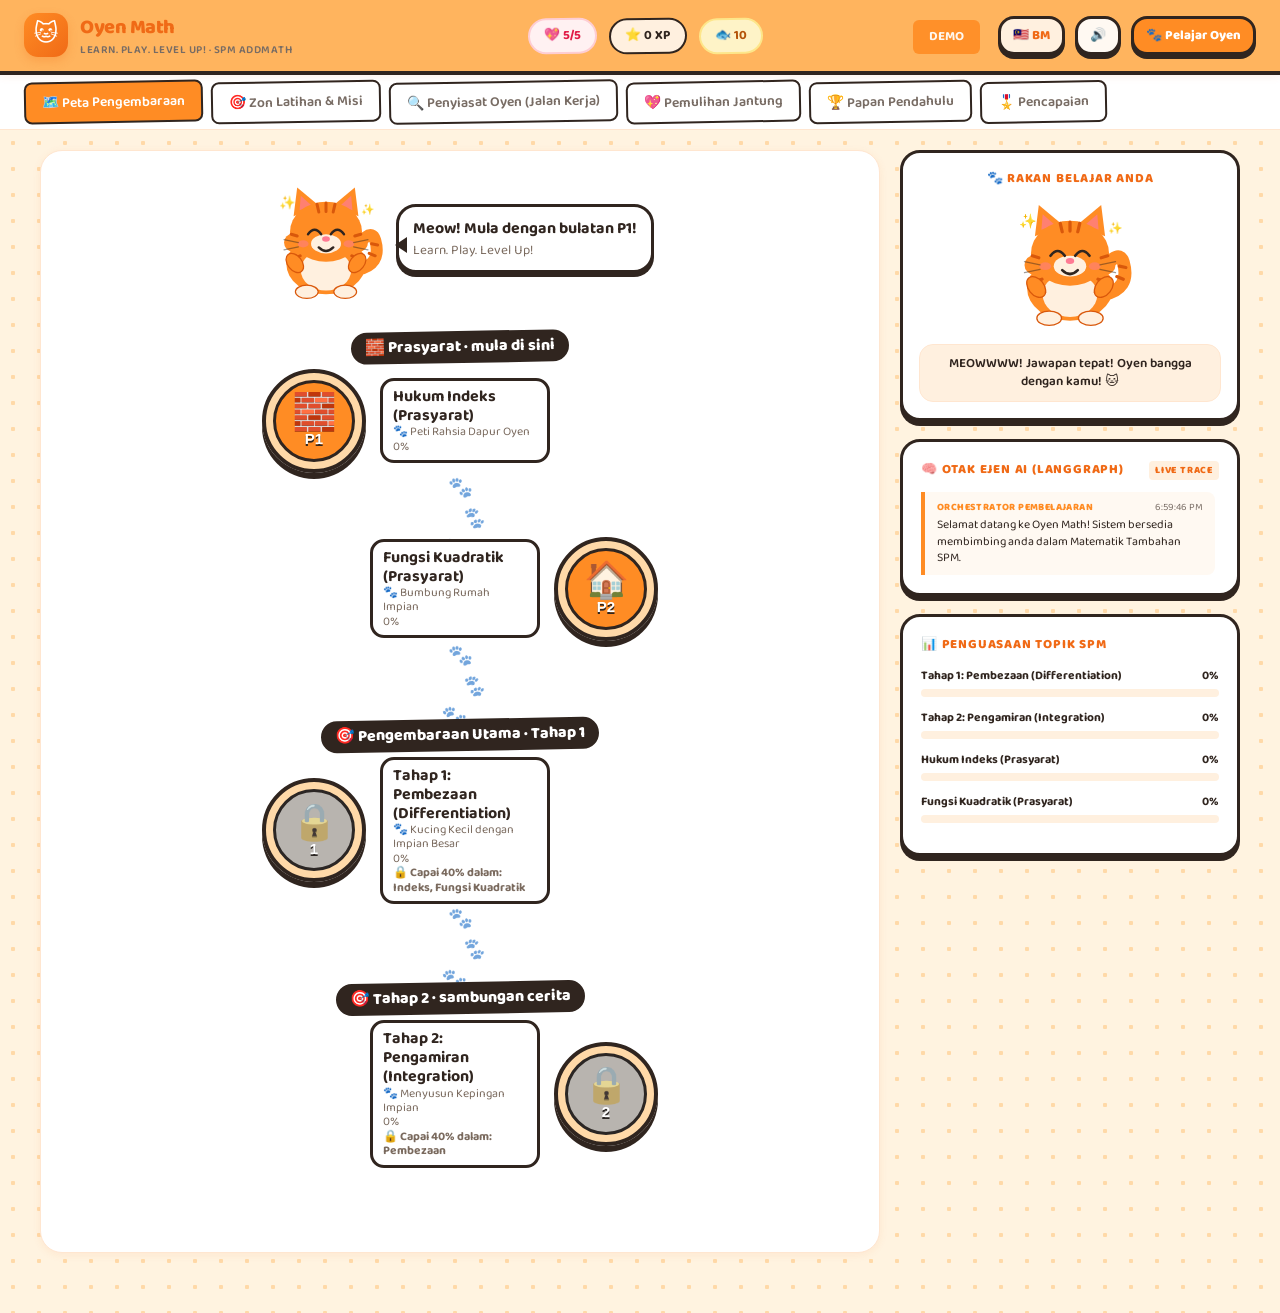
<file: OyenMath/index.html>
<!DOCTYPE html>
<html lang="ms">
<head>
  <meta charset="utf-8" />
  <meta name="viewport" content="width=device-width, initial-scale=1, viewport-fit=cover" />
  <title>Oyen Math – An Agentic AI-Powered Gamified Personalized Learning Platform for SPM Additional Mathematics</title>
  <meta name="description" content="Oyen Math – Learn. Play. Level Up! An Agentic AI-Powered Gamified Learning Platform for SPM Additional Mathematics starring Oyen the adorable orange cat." />
  <meta name="theme-color" content="#FF8C24" />

  <!-- Preconnect and fonts -->
  <link rel="stylesheet" href="css/oyen-theme.css" />
  <link rel="stylesheet" href="css/oyen-fun.css" />
</head>
<body>
  <!-- Header Bar -->
  <header class="oyen-header">
    <div class="brand-section" onclick="OyenApp.switchView('adventure')">
      <div class="brand-logo-badge">
        <span style="font-size:24px;">🐱</span>
      </div>
      <div class="brand-text">
        <h1>Oyen Math</h1>
        <p>Learn. Play. Level Up! · SPM AddMath</p>
      </div>
    </div>

    <div class="demo-watermark">DEMO</div>

    <!-- Live Stats Bar (Hearts, XP, Fish Coins) -->
    <div class="stats-bar">
      <div class="stat-pill hearts" id="headerHeartsVal" title="Baki Jantung (Hearts)">
        💖 5/5
      </div>
      <div class="stat-pill" id="headerPointsVal" title="Mata Normal (XP)">
        ⭐ 0 XP
      </div>
      <div class="stat-pill fish" id="headerFishVal" title="Ikan Emas (Fish Coins)">
        🐟 10
      </div>
    </div>

    <!-- Actions (Language, Audio, User Profile) -->
    <div class="header-actions">
      <button class="btn btn-secondary btn-sm" id="langToggleBtn" title="Tukar Bahasa / Switch Language">
        🇲🇾 BM
      </button>
      <button class="btn btn-alt btn-sm" id="audioToggleBtn" title="Bunyi / Audio Mute Toggle">
        🔊
      </button>
      <button class="btn btn-primary btn-sm" id="userProfileBtn">
        🐾 Pelajar Oyen
      </button>
    </div>
  </header>

  <!-- Navigation Tabs -->
  <nav class="oyen-nav">
    <button class="nav-tab active" data-view="adventure">
      🗺️ Peta Pengembaraan
    </button>
    <button class="nav-tab" data-view="learning">
      🎯 Zon Latihan & Misi
    </button>
    <button class="nav-tab" data-view="detective">
      🔍 Penyiasat Oyen (Jalan Kerja)
    </button>
    <button class="nav-tab" data-view="recovery">
      💖 Pemulihan Jantung
    </button>
    <button class="nav-tab" data-view="leaderboard">
      🏆 Papan Pendahulu
    </button>
    <button class="nav-tab" data-view="achievements">
      🎖️ Pencapaian
    </button>
  </nav>

  <!-- Main Grid Layout -->
  <div class="app-container">
    <!-- Center Learning Stage -->
    <main class="main-stage" id="mainAppStage">
      <!-- Dynamic Views Injected Here -->
    </main>

    <!-- Right Side Panel: Agent Brain & Oyen Mascot Status -->
    <aside class="side-panel">
      <!-- Oyen Live Mascot Status Card -->
      <div class="card" style="text-align:center;padding:16px;">
        <div class="card-title" style="justify-content:center;margin-bottom:8px;">
          🐾 RAKAN BELAJAR ANDA
        </div>
        <div id="sideOyenAvatar" class="oyen-bounce" style="margin:4px 0 10px;">
          <!-- Oyen SVG injected dynamically -->
        </div>
        <div style="background:var(--light-orange);border:1px solid var(--border-color);border-radius:var(--radius-md);padding:10px 14px;font-size:13px;font-weight:600;color:var(--dark-text);line-height:1.4;position:relative;" id="sideOyenDialogue">
          "MEOWWWW! Jom kita takluk AddMath bersama Oyen! 🐱"
        </div>
      </div>

      <!-- LangGraph AI Agent Brain Decision Feed -->
      <div class="card">
        <div class="card-title">
          <span>🧠 OTAK EJEN AI (LANGGRAPH)</span>
          <span style="font-size:10px;background:var(--light-orange);color:var(--dark-orange);padding:2px 6px;border-radius:4px;">LIVE TRACE</span>
        </div>
        <div class="brain-trace-feed" id="agentBrainFeed">
          <span style="font-size:12px;color:var(--muted-text);">Memulakan sambungan sistem ejen...</span>
        </div>
      </div>

      <!-- Mastery Bars Card -->
      <div class="card">
        <div class="card-title">
          <span>📊 PENGUASAAN TOPIK SPM</span>
        </div>
        <div id="masteryBarsContainer">
          <!-- Mastery items rendered here -->
        </div>
      </div>
    </aside>
  </div>

  <!-- User Profile & Cloud Auth Modal -->
  <div class="modal-overlay" id="authModal">
    <div class="modal-content">
      <button class="modal-close" id="closeAuthModal">&times;</button>
      <div style="text-align:center;margin-bottom:18px;">
        <div style="width:72px;height:72px;margin:0 auto 8px;">
          <script>
            // Inline placeholder will be populated by Character Engine
          </script>
          <span style="font-size:48px;">🐱</span>
        </div>
        <h3 style="font-size:20px;font-weight:900;color:var(--dark-orange);">Akaun Pelajar Oyen Math</h3>
        <p style="font-size:13px;color:var(--muted-text);">Simpan kemajuan, skor jantung, dan kedudukan papan pendahulu anda di Cloud Firestore.</p>
      </div>

      <p id="authModeNote" style="font-size:12px;border-radius:10px;padding:8px 10px;margin-bottom:10px;"></p>
      <form id="authForm" style="display:flex;flex-direction:column;gap:12px;">
        <div>
          <label style="font-size:12px;font-weight:700;color:var(--dark-text);display:block;margin-bottom:4px;">Nama Pelajar / Nickname</label>
          <input type="text" id="authName" class="math-input" style="font-size:14px;padding:10px;text-align:left;" placeholder="cth: Aiman SPM 2026" />
        </div>
        <div>
          <label style="font-size:12px;font-weight:700;color:var(--dark-text);display:block;margin-bottom:4px;">E-mel</label>
          <input type="email" id="authEmail" class="math-input" style="font-size:14px;padding:10px;text-align:left;" placeholder="pelajar@sekolah.edu.my" required />
        </div>
        <div>
          <label style="font-size:12px;font-weight:700;color:var(--dark-text);display:block;margin-bottom:4px;">Kata Laluan</label>
          <input type="password" id="authPassword" class="math-input" style="font-size:14px;padding:10px;text-align:left;" placeholder="••••••••" required />
        </div>
        <button type="submit" class="btn btn-primary" style="margin-top:6px;">
          Daftar / Log Masuk
        </button>
        <button type="button" class="btn btn-secondary btn-sm" id="btnGuestContinue">
          Teruskan Sebagai Tetamu (Simpanan Tempatan)
        </button>
      </form>
    </div>
  </div>

  <!-- Scripts: Application Architecture -->
  <script src="js/oyen-characters.js"></script>
  <script src="js/oyen-fat.js"></script>
  <script src="js/i18n.js"></script>
  <script src="js/math-engine.js"></script>
  <script src="js/curriculum.js"></script>
  <script src="js/agentic-graph.js"></script>
  <script src="js/detective-scanner.js"></script>
  <script src="js/ocr.js"></script>
  <script src="js/story.js"></script>
  <script src="js/home-map.js"></script>
  <script src="js/firebase-config.js"></script>
  <script>
    // Load the Firebase SDK only when a config is provided (keeps local mode fast and offline-friendly)
    if (window.firebaseConfig) {
      ["app", "auth", "firestore"].forEach(m => document.write('<script src="https://www.gstatic.com/firebasejs/10.12.2/firebase-' + m + '-compat.js"><\/script>'));
    }
  </script>
  <script src="js/agent-client.js"></script>
  <script src="js/firebase-app.js"></script>
  <script src="js/audio-fx.js"></script>
  <script src="js/app.js"></script>
</body>
</html>
</file>
<file: OyenMath/css/oyen-theme.css>
/**
 * Oyen Math - Theme & Styling
 * Official Brand Palette:
 * - Primary Orange: #FF8C24
 * - Dark Orange:    #F06A16
 * - Light Orange:   #FFF0DF
 * - Cream Bg:       #FFF9F2
 * - Dark Text:      #30251F
 * - Pure White:     #FFFFFF
 */

:root {
  --primary-orange: #FF8C24;
  --dark-orange: #F06A16;
  --light-orange: #FFF0DF;
  --cream-bg: #FFF9F2;
  --dark-text: #30251F;
  --white: #FFFFFF;
  
  --muted-text: #786C64;
  --border-color: #FFE6D0;
  --card-bg: #FFFFFF;
  --shadow-sm: 0 2px 8px rgba(240, 106, 22, 0.08);
  --shadow-md: 0 6px 20px rgba(240, 106, 22, 0.12);
  --shadow-lg: 0 12px 32px rgba(240, 106, 22, 0.16);

  --color-success: #16A34A;
  --color-danger: #EF4444;
  --color-blue: #0284C7;
  --color-gold: #F59E0B;

  --font-family: system-ui, -apple-system, BlinkMacSystemFont, "Segoe UI", Roboto, "Helvetica Neue", Arial, sans-serif;
  --radius-sm: 8px;
  --radius-md: 14px;
  --radius-lg: 22px;
  --radius-full: 9999px;
}

* {
  box-sizing: border-box;
  margin: 0;
  padding: 0;
}

body {
  font-family: var(--font-family);
  background-color: var(--cream-bg);
  color: var(--dark-text);
  line-height: 1.5;
  min-height: 100vh;
  display: flex;
  flex-direction: column;
}

/* ==========================================================================
   HEADER & TOP APP BAR
   ========================================================================== */
.oyen-header {
  background: var(--white);
  border-bottom: 2px solid var(--border-color);
  padding: 12px 24px;
  position: sticky;
  top: 0;
  z-index: 100;
  display: flex;
  align-items: center;
  justify-content: space-between;
  gap: 16px;
  box-shadow: var(--shadow-sm);
}

.demo-watermark {
  position: fixed;
  top: 20px;
  right: 300px;
  z-index: 99999;
  padding: 7px 16px;
  background: #ff8c24;
  color: white;
  font-weight: bold;
  font-size: 13px;
  border-radius: 6px;
  opacity: 0.9;
  pointer-events: none;
}

.brand-section {
  display: flex;
  align-items: center;
  gap: 12px;
  cursor: pointer;
}

.brand-logo-badge {
  width: 44px;
  height: 44px;
  background: linear-gradient(135deg, var(--primary-orange), var(--dark-orange));
  border-radius: var(--radius-md);
  display: flex;
  align-items: center;
  justify-content: center;
  color: var(--white);
  box-shadow: 0 4px 10px rgba(240, 106, 22, 0.25);
}

.brand-text h1 {
  font-size: 20px;
  font-weight: 800;
  color: var(--dark-orange);
  letter-spacing: -0.5px;
  display: flex;
  align-items: center;
  gap: 6px;
}

.brand-text p {
  font-size: 11px;
  font-weight: 600;
  color: var(--muted-text);
  text-transform: uppercase;
  letter-spacing: 0.5px;
}

.stats-bar {
  display: flex;
  align-items: center;
  gap: 12px;
  flex-wrap: wrap;
}

.stat-pill {
  background: var(--light-orange);
  border: 1px solid var(--border-color);
  border-radius: var(--radius-full);
  padding: 6px 14px;
  font-size: 13px;
  font-weight: 700;
  display: flex;
  align-items: center;
  gap: 6px;
  color: var(--dark-text);
  transition: transform 0.2s ease;
}

.stat-pill:hover {
  transform: translateY(-1px);
}

.stat-pill.hearts {
  background: #FFF1F2;
  border-color: #FECDD3;
  color: #E11D48;
}

.stat-pill.fish {
  background: #FEF3C7;
  border-color: #FDE68A;
  color: #B45309;
}

.header-actions {
  display: flex;
  align-items: center;
  gap: 10px;
}

/* ==========================================================================
   NAVIGATION BAR
   ========================================================================== */
.oyen-nav {
  background: var(--white);
  border-bottom: 1px solid var(--border-color);
  padding: 6px 24px;
  display: flex;
  gap: 8px;
  overflow-x: auto;
}

.nav-tab {
  background: transparent;
  border: none;
  font-family: inherit;
  font-size: 14px;
  font-weight: 600;
  color: var(--muted-text);
  padding: 8px 16px;
  border-radius: var(--radius-sm);
  cursor: pointer;
  display: flex;
  align-items: center;
  gap: 8px;
  white-space: nowrap;
  transition: all 0.2s ease;
}

.nav-tab:hover {
  background: var(--light-orange);
  color: var(--dark-orange);
}

.nav-tab.active {
  background: var(--primary-orange);
  color: var(--white);
}

/* ==========================================================================
   MAIN APP LAYOUT (Content + Side AI Brain Trace)
   ========================================================================== */
.app-container {
  display: grid;
  grid-template-columns: minmax(0, 1fr) 340px;
  gap: 20px;
  max-width: 1240px;
  margin: 20px auto;
  padding: 0 20px 40px;
  width: 100%;
  flex: 1;
}

@media (max-width: 990px) {
  .app-container {
    grid-template-columns: 1fr;
  }
}

.main-stage {
  background: var(--card-bg);
  border: 1px solid var(--border-color);
  border-radius: var(--radius-lg);
  padding: 28px;
  box-shadow: var(--shadow-sm);
  min-height: 520px;
  display: flex;
  flex-direction: column;
}

.side-panel {
  display: flex;
  flex-direction: column;
  gap: 18px;
}

.card {
  background: var(--card-bg);
  border: 1px solid var(--border-color);
  border-radius: var(--radius-md);
  padding: 18px;
  box-shadow: var(--shadow-sm);
}

.card-title {
  font-size: 13px;
  font-weight: 800;
  color: var(--dark-orange);
  text-transform: uppercase;
  letter-spacing: 0.8px;
  margin-bottom: 12px;
  display: flex;
  align-items: center;
  justify-content: space-between;
}

/* ==========================================================================
   OYEN AI AGENT BRAIN LOG TRACE
   ========================================================================== */
.brain-trace-feed {
  display: flex;
  flex-direction: column;
  gap: 10px;
  max-height: 380px;
  overflow-y: auto;
  padding-right: 4px;
}

.trace-item {
  background: var(--cream-bg);
  border-left: 4px solid var(--primary-orange);
  border-radius: 0 var(--radius-sm) var(--radius-sm) 0;
  padding: 8px 12px;
  font-size: 12px;
  line-height: 1.4;
  position: relative;
  transition: transform 0.15s ease;
}

.trace-item:hover {
  transform: translateX(2px);
}

.trace-header {
  display: flex;
  align-items: center;
  justify-content: space-between;
  margin-bottom: 3px;
}

.trace-agent-badge {
  font-size: 10px;
  font-weight: 800;
  text-transform: uppercase;
  letter-spacing: 0.4px;
}

.trace-time {
  font-size: 10px;
  color: var(--muted-text);
}

.trace-msg {
  color: var(--dark-text);
}

/* Mastery Bars */
.mastery-row {
  margin-bottom: 12px;
}

.mastery-header {
  display: flex;
  justify-content: space-between;
  font-size: 12px;
  font-weight: 700;
  margin-bottom: 4px;
}

.mastery-track {
  height: 8px;
  background: var(--light-orange);
  border-radius: 4px;
  overflow: hidden;
}

.mastery-fill {
  height: 100%;
  background: linear-gradient(90deg, var(--primary-orange), var(--dark-orange));
  border-radius: 4px;
  transition: width 0.4s ease;
}

/* ==========================================================================
   BUTTONS & CONTROLS
   ========================================================================== */
.btn {
  font-family: inherit;
  font-size: 15px;
  font-weight: 700;
  border: none;
  border-radius: var(--radius-md);
  padding: 12px 22px;
  cursor: pointer;
  display: inline-flex;
  align-items: center;
  justify-content: center;
  gap: 8px;
  transition: all 0.2s ease;
  text-decoration: none;
}

.btn-primary {
  background: linear-gradient(135deg, var(--primary-orange), var(--dark-orange));
  color: var(--white);
  box-shadow: 0 4px 12px rgba(240, 106, 22, 0.25);
}

.btn-primary:hover {
  background: linear-gradient(135deg, #FFA042, #E05C0C);
  transform: translateY(-2px);
  box-shadow: 0 6px 16px rgba(240, 106, 22, 0.35);
}

.btn-secondary {
  background: var(--light-orange);
  color: var(--dark-orange);
  border: 1px solid var(--border-color);
}

.btn-secondary:hover {
  background: #FFE2C2;
}

.btn-alt {
  background: var(--cream-bg);
  color: var(--muted-text);
  border: 1px solid #E2D8CE;
}

.btn-alt:hover {
  background: #EFE4D8;
  color: var(--dark-text);
}

.btn-sm {
  padding: 6px 12px;
  font-size: 13px;
  border-radius: var(--radius-sm);
}

/* ==========================================================================
   ADVENTURE MAP & PAW-PRINT TRACK
   ========================================================================== */
.adventure-map {
  display: flex;
  flex-direction: column;
  gap: 32px;
  padding: 10px 0;
}

.chapter-card {
  background: var(--white);
  border: 2px solid var(--border-color);
  border-radius: var(--radius-lg);
  padding: 24px;
  position: relative;
  overflow: hidden;
  box-shadow: var(--shadow-sm);
  transition: transform 0.2s ease, box-shadow 0.2s ease;
}

.chapter-card:hover {
  transform: translateY(-2px);
  box-shadow: var(--shadow-md);
}

.chapter-card.highlight {
  border-color: var(--primary-orange);
  background: linear-gradient(180deg, #FFFFFF, var(--light-orange) 140%);
}

.chapter-header {
  display: flex;
  align-items: flex-start;
  justify-content: space-between;
  margin-bottom: 16px;
  gap: 16px;
}

.chapter-badge {
  background: var(--light-orange);
  color: var(--dark-orange);
  font-size: 12px;
  font-weight: 800;
  text-transform: uppercase;
  padding: 4px 12px;
  border-radius: var(--radius-full);
}

.chapter-title {
  font-size: 20px;
  font-weight: 800;
  color: var(--dark-text);
  margin-top: 4px;
}

.chapter-subtitle {
  font-size: 14px;
  font-weight: 600;
  color: var(--dark-orange);
}

.chapter-desc {
  font-size: 14px;
  color: var(--muted-text);
  margin-top: 8px;
  line-height: 1.6;
}

/* Paw-print step trail */
.paw-trail {
  display: flex;
  align-items: center;
  gap: 14px;
  margin-top: 20px;
  padding-top: 16px;
  border-top: 1px dashed var(--border-color);
  flex-wrap: wrap;
}

.node-point {
  display: flex;
  flex-direction: column;
  align-items: center;
  gap: 6px;
  cursor: pointer;
}

.node-circle {
  width: 44px;
  height: 44px;
  border-radius: var(--radius-full);
  background: var(--light-orange);
  border: 2px solid var(--primary-orange);
  display: flex;
  align-items: center;
  justify-content: center;
  font-size: 18px;
  transition: all 0.2s ease;
}

.node-point:hover .node-circle {
  transform: scale(1.1);
  background: var(--primary-orange);
  color: var(--white);
}

.node-circle.active {
  background: var(--primary-orange);
  color: var(--white);
  box-shadow: 0 0 0 4px var(--light-orange);
}

.node-label {
  font-size: 12px;
  font-weight: 700;
  color: var(--dark-text);
}

.paw-step-divider {
  font-size: 16px;
  color: var(--primary-orange);
  opacity: 0.6;
  user-select: none;
}

/* ==========================================================================
   QUESTION & INTERACTION ZONE
   ========================================================================== */
.question-zone {
  display: flex;
  flex-direction: column;
  gap: 16px;
}

.question-top {
  display: flex;
  align-items: center;
  justify-content: space-between;
  flex-wrap: wrap;
  gap: 10px;
}

.mission-box {
  background: var(--light-orange);
  border-left: 4px solid var(--dark-orange);
  border-radius: 0 var(--radius-md) var(--radius-md) 0;
  padding: 12px 16px;
  font-size: 14px;
  font-weight: 600;
  color: var(--dark-text);
}

.question-text-box {
  background: var(--cream-bg);
  border: 1px solid var(--border-color);
  border-radius: var(--radius-md);
  padding: 24px;
  text-align: center;
}

.question-text-box .math-q {
  font-size: 22px;
  font-weight: 700;
  color: var(--dark-text);
}

.input-group {
  display: flex;
  flex-direction: column;
  align-items: center;
  gap: 12px;
  margin-top: 10px;
}

.math-input {
  width: 100%;
  max-width: 440px;
  font-family: inherit;
  font-size: 18px;
  font-weight: 600;
  padding: 14px 18px;
  border: 2px solid var(--border-color);
  border-radius: var(--radius-md);
  background: var(--white);
  color: var(--dark-text);
  outline: none;
  text-align: center;
  transition: border-color 0.2s ease, box-shadow 0.2s ease;
}

.math-input:focus {
  border-color: var(--primary-orange);
  box-shadow: 0 0 0 4px var(--light-orange);
}

.feedback-banner {
  border-radius: var(--radius-md);
  padding: 16px;
  margin-top: 16px;
  display: flex;
  align-items: flex-start;
  gap: 14px;
  animation: slideIn 0.2s ease;
}

.feedback-banner.correct {
  background: #F0FDF4;
  border: 1px solid #BBF7D0;
  color: var(--color-success);
}

.feedback-banner.incorrect {
  background: #FEF2F2;
  border: 1px solid #FECACA;
  color: var(--color-danger);
}

@keyframes slideIn {
  from { opacity: 0; transform: translateY(6px); }
  to { opacity: 1; transform: translateY(0); }
}

/* ==========================================================================
   DETECTIVE OYEN HANDWRITING SCANNER
   ========================================================================== */
.detective-workbench {
  display: grid;
  grid-template-columns: 1fr 1fr;
  gap: 20px;
  margin-top: 16px;
}

@media (max-width: 840px) {
  .detective-workbench {
    grid-template-columns: 1fr;
  }
}

.canvas-container {
  border: 2px dashed var(--primary-orange);
  border-radius: var(--radius-md);
  background: var(--white);
  padding: 12px;
  display: flex;
  flex-direction: column;
  gap: 10px;
  align-items: center;
}

canvas#oyenScratchpad {
  width: 100%;
  max-width: 420px;
  height: 260px;
  border-radius: var(--radius-sm);
  cursor: crosshair;
  touch-action: none;
}

.sample-selector {
  display: flex;
  flex-direction: column;
  gap: 8px;
}

.sample-btn {
  background: var(--cream-bg);
  border: 1px solid var(--border-color);
  padding: 10px 14px;
  border-radius: var(--radius-sm);
  font-size: 13px;
  font-weight: 600;
  text-align: left;
  cursor: pointer;
  transition: all 0.15s ease;
}

.sample-btn:hover {
  background: var(--light-orange);
  border-color: var(--primary-orange);
}

/* ==========================================================================
   MODALS
   ========================================================================== */
.modal-overlay {
  position: fixed;
  inset: 0;
  background: rgba(48, 37, 31, 0.6);
  backdrop-filter: blur(4px);
  z-index: 200;
  display: none;
  align-items: center;
  justify-content: center;
  padding: 20px;
}

.modal-overlay.open {
  display: flex;
}

.modal-content {
  background: var(--white);
  border-radius: var(--radius-lg);
  max-width: 500px;
  width: 100%;
  padding: 28px;
  box-shadow: var(--shadow-lg);
  position: relative;
  animation: popIn 0.25s ease;
}

@keyframes popIn {
  from { transform: scale(0.92); opacity: 0; }
  to { transform: scale(1); opacity: 1; }
}

.modal-close {
  position: absolute;
  top: 18px;
  right: 18px;
  background: none;
  border: none;
  font-size: 20px;
  color: var(--muted-text);
  cursor: pointer;
}

/* ==========================================================================
   LEADERBOARD & ACHIEVEMENTS
   ========================================================================== */
.leaderboard-list {
  display: flex;
  flex-direction: column;
  gap: 10px;
}

.leader-item {
  display: flex;
  align-items: center;
  justify-content: space-between;
  padding: 12px 16px;
  border-radius: var(--radius-md);
  background: var(--cream-bg);
  border: 1px solid var(--border-color);
  transition: transform 0.15s ease;
}

.leader-item:hover {
  transform: translateX(3px);
}

.leader-item.highlight-user {
  background: var(--light-orange);
  border-color: var(--primary-orange);
  box-shadow: 0 2px 8px rgba(240, 106, 22, 0.15);
}

.leader-rank {
  font-size: 16px;
  font-weight: 800;
  width: 32px;
  color: var(--dark-orange);
}

.leader-info {
  display: flex;
  align-items: center;
  gap: 12px;
  flex: 1;
}

.leader-name {
  font-weight: 700;
  font-size: 14px;
}

.leader-school {
  font-size: 12px;
  color: var(--muted-text);
}

.leader-score {
  font-size: 15px;
  font-weight: 800;
  color: var(--primary-orange);
}

/* ==========================================================================
   ANIMATIONS & CAT PAW ACCENTS
   ========================================================================== */
.paw-icon {
  display: inline-block;
  user-select: none;
}

@keyframes oyenBounce {
  0%, 100% { transform: translateY(0); }
  50% { transform: translateY(-6px); }
}

.oyen-bounce {
  animation: oyenBounce 2.5s infinite ease-in-out;
}
</file>
<file: OyenMath/css/oyen-fun.css>
/* Oyen Math - "fun" layer: hand-made sticker look, chunky outlines, bouncy motion */
@import url("https://fonts.googleapis.com/css2?family=Baloo+2:wght@500;700;800&display=swap");
:root{--ink:#30251F;--font-family:"Baloo 2","Trebuchet MS",system-ui,sans-serif}
body{background:#FFF3E0 radial-gradient(#FFD9A8 2px,transparent 2.5px) 0 0/26px 26px}
.card,.chapter-card,.modal-content,.leader-item{border:3px solid var(--ink)!important;box-shadow:0 5px 0 var(--ink)!important;border-radius:20px!important}
.btn{border:3px solid var(--ink)!important;box-shadow:0 4px 0 var(--ink)!important;border-radius:16px!important;font-weight:800;transition:transform .12s,box-shadow .12s}
.btn:hover{transform:translateY(-2px)}.btn:active{transform:translateY(4px);box-shadow:0 0 0 var(--ink)!important}
.btn-primary{background:#FF8C24!important;color:#fff!important}.oyen-header{background:#FFB45E!important;border-bottom:4px solid var(--ink)}
.chapter-badge,.stat-pill,.nav-tab{border:2px solid var(--ink);transform:rotate(-1deg)}
.question-text-box{border:3px dashed var(--ink);border-radius:18px;background:#fff}
/* mascot motion */
.oy-blink{transform-box:fill-box;transform-origin:center;animation:oyBlink 4.5s infinite}
.oy-body{transform-box:fill-box;transform-origin:50% 100%;animation:oyBreathe 3s ease-in-out infinite}
.oy-tail{transform-box:fill-box;transform-origin:0% 100%;animation:oyWag 1.8s ease-in-out infinite}
.oy-twinkle{animation:oyTw 1.4s ease-in-out infinite}.oy-z{animation:oyZ 2.4s ease-in-out infinite}
.oy-jump{animation:oyJump .7s ease-in-out infinite}.oy-sleepy .oy-body{animation-duration:5s}
@keyframes oyBlink{0%,92%,100%{transform:scaleY(1)}95%{transform:scaleY(.1)}}
@keyframes oyBreathe{50%{transform:scale(1.03,.97)}}@keyframes oyWag{50%{transform:rotate(14deg)}}
@keyframes oyTw{50%{opacity:.3;transform:scale(1.3)}}@keyframes oyZ{0%{opacity:0;transform:translateY(8px)}50%{opacity:1}100%{opacity:0;transform:translateY(-12px)}}
@keyframes oyJump{50%{transform:translateY(-14px)}}
/* home map */
.hm{max-width:520px;margin:auto;padding-bottom:30px;position:relative}
.hm-hero{display:flex;align-items:center;gap:10px;margin-bottom:18px}
.hm-bub{background:#fff;border:3px solid var(--ink);border-radius:20px;padding:10px 14px;position:relative;box-shadow:0 4px 0 var(--ink)}
.hm-bub small{display:block;color:#7a6a5e}.hm-bub:before{content:"";position:absolute;left:-12px;top:30px;border:8px solid transparent;border-right:12px solid var(--ink)}
.hm-col{display:flex;flex-direction:column;align-items:center}
.hm-row{display:flex;align-items:center;gap:14px;width:100%;justify-content:center}
.hm-row.l{transform:translateX(-54px)}.hm-row.r{transform:translateX(54px);flex-direction:row-reverse}
.hm-circle{width:104px;height:104px;border-radius:50%;border:4px solid var(--ink);box-shadow:0 6px 0 var(--ink);padding:7px;cursor:pointer;background:conic-gradient(#42B883 calc(var(--m)*1%),#ffd9a8 0);transition:transform .15s}
.hm-circle:hover{transform:scale(1.06) rotate(-3deg)}.hm-circle:active{transform:translateY(5px);box-shadow:0 1px 0 var(--ink)}
.hm-in{width:100%;height:100%;border-radius:50%;background:#FF8C24;border:3px solid var(--ink);display:flex;flex-direction:column;align-items:center;justify-content:center;color:#fff}
.hm-ic{font-size:36px;line-height:1}.hm-n{font-weight:800;font-size:15px;text-shadow:0 2px 0 var(--ink)}
.hm-circle.locked .hm-in{background:#bdb3a8;filter:grayscale(.6)}.hm-circle.open{transform:scale(1.08)}
.hm-circle.pulse{animation:hmPulse 1.3s infinite}@keyframes hmPulse{0%,100%{box-shadow:0 6px 0 var(--ink),0 0 0 0 #FF8C2499}50%{box-shadow:0 6px 0 var(--ink),0 0 0 16px #FF8C2400}}
.hm-lab{display:flex;flex-direction:column;max-width:170px;background:#fff;border:3px solid var(--ink);border-radius:14px;padding:6px 10px;line-height:1.2}
.hm-lab small{color:#7a6a5e;font-size:12px}
.hm-trail{display:flex;flex-direction:column;align-items:center;font-size:20px;opacity:.6;height:64px;justify-content:space-around}
.hm-trail i{transform:translateX(12px) rotate(10deg)}.hm-trail b{transform:translateX(-6px) rotate(-8deg)}
.hm-subs{display:flex;flex-wrap:wrap;gap:12px;justify-content:center;margin:14px 0 4px;padding:14px;background:#FFE2BE;border:3px dashed var(--ink);border-radius:26px;animation:hmDrop .35s ease}
@keyframes hmDrop{from{opacity:0;transform:translateY(-14px) scaleY(.7)}}
.hm-sub{width:76px;height:76px;border-radius:50%;border:3px solid var(--ink);box-shadow:0 4px 0 var(--ink);background:#fff;cursor:pointer;display:flex;flex-direction:column;align-items:center;justify-content:center;font-family:inherit;animation:hmPop .45s cubic-bezier(.3,1.8,.5,1) both}
.hm-sub span{font-size:22px;font-weight:800;line-height:1}.hm-sub small{font-size:10px;line-height:1.05;text-align:center;max-width:64px;font-weight:700}
.hm-sub.done{background:#c9f2dc}.hm-sub.story{background:#FFB45E}.hm-sub:hover{transform:scale(1.1) rotate(4deg)}
@keyframes hmPop{from{opacity:0;transform:scale(.2) translateY(-30px)}}
.hm-toast{position:sticky;bottom:12px;margin:10px auto 0;width:max-content;max-width:90%;background:var(--ink);color:#fff;padding:8px 16px;border-radius:30px;opacity:0;pointer-events:none}
.hm-toast.show{animation:hmToast 2.4s}@keyframes hmToast{10%,80%{opacity:1;transform:translateY(-6px)}}
/* story */
.story-ov{position:fixed;inset:0;z-index:999;background:#1b1410;display:flex;flex-direction:column;padding:env(safe-area-inset-top) 0 env(safe-area-inset-bottom)}
.st-stage{position:relative;flex:1;min-height:0;overflow:hidden;animation:stIn .5s}@keyframes stIn{from{opacity:0}}
.st-dawn{background:linear-gradient(#ff9a76,#ffe0b5)}.st-day{background:linear-gradient(#7fd0ff,#e9f8ff)}.st-night{background:linear-gradient(#1c1f4d,#6a4c93)}.st-warm{background:linear-gradient(#ffcf8a,#fff0d6)}
.st-ground{position:absolute;left:0;right:0;bottom:0;height:22%;background:#8bc34a;border-top:4px solid var(--ink)}.st-night .st-ground{background:#3d6b3a}
.st-cloud{position:absolute;width:110px;height:36px;background:#fff;border-radius:40px;opacity:.85;animation:stCloud 28s linear infinite;left:-140px}.st-cloud.c2{animation-duration:40s;animation-delay:-14s;transform:scale(.7)}
@keyframes stCloud{to{left:110%}}
.st-prop{position:absolute;line-height:1;z-index:2}.st-prop.fl{animation:stFl 2.4s ease-in-out infinite}.st-prop.sw{animation:stSw 3s ease-in-out infinite;transform-origin:50% 100%}
@keyframes stFl{50%{transform:translateY(-14px)}}@keyframes stSw{50%{transform:rotate(4deg)}}
.st-oyen{position:absolute;bottom:14%;left:38%;z-index:3}
.st-oyen.mv-walk{animation:stWalk 6s ease-in-out forwards}.st-oyen.mv-bounce{animation:stBounce .8s ease-in-out infinite}
@keyframes stWalk{from{left:-10%}to{left:42%}}@keyframes stBounce{50%{transform:translateY(-22px)}}
.st-fx{position:absolute;top:-40px;font-size:24px;z-index:1;animation:stFall linear infinite;font-weight:800;color:#fff}.st-bfly{animation-name:stBfly}
@keyframes stFall{to{transform:translateY(110vh) rotate(300deg)}}@keyframes stBfly{0%{top:70%;transform:translateX(0)}50%{top:30%;transform:translateX(60px)}100%{top:60%;transform:translateX(-30px)}}
.st-cap{background:#FFF9F2;border-top:4px solid var(--ink);padding:14px 18px 18px;min-height:150px}
.st-name{font-weight:800;color:#F06A16}.st-cap p{font-size:18px;line-height:1.4;margin:6px 0 10px;min-height:76px}
.st-ctl{display:flex;gap:8px;align-items:center;justify-content:flex-end}.st-ctl span{margin-right:auto;display:flex;gap:6px}
.st-ctl i{width:12px;height:12px;border-radius:50%;border:2px solid var(--ink);background:#fff}.st-ctl i.on{background:#FF8C24}
/* OCR */
.ocr-panel{margin-top:14px}.ocr-scan{position:relative;border:3px solid var(--ink);border-radius:18px;overflow:hidden;background:#fff;min-height:160px}
.ocr-scan img{width:100%;max-height:260px;object-fit:contain;display:block}.ocr-blank{font-size:60px;text-align:center;padding:30px}
.ocr-beam{position:absolute;left:0;right:0;height:5px;background:#FF8C24;box-shadow:0 0 16px 6px #FF8C2488;animation:ocrBeam 1.6s ease-in-out infinite alternate}
@keyframes ocrBeam{from{top:0}to{top:calc(100% - 5px)}}
.ocr-det{position:absolute;right:8px;bottom:6px;display:flex;align-items:center;background:#fffc;border-radius:16px;padding:4px 10px;font-weight:700;font-size:13px}
.ocr-res{background:#fff;border:3px solid var(--ink);border-radius:18px;padding:14px;box-shadow:0 4px 0 var(--ink)}.ocr-res.bad{color:#c2410c}
.ocr-head{display:flex;gap:10px;align-items:center;margin-bottom:8px}.ocr-head small{display:block;color:#7a6a5e}
.ocr-line{display:flex;gap:10px;padding:7px 10px;border-radius:10px;border-left:5px solid #ccc;background:#faf5ee;margin-bottom:6px}
.ocr-line.err{border-color:#F05B55;background:#fde8e6}.ocr-line.good{border-color:#42B883;background:#e4f7ee}.ocr-n{font-weight:800;color:#F06A16}
.ocr-why{color:#c2410c;font-size:13px;margin-top:3px}.ocr-note{background:#fff3cd;border-radius:10px;padding:6px 10px;font-size:12px;margin-bottom:8px}
.ocr-fl{display:block;font-weight:700;margin:10px 0 4px;font-size:13px}
@media(prefers-reduced-motion:reduce){*{animation-duration:.01s!important;animation-iteration-count:1!important}}

.hm-sec{margin:14px 0 6px;font-weight:800;background:var(--ink);color:#fff;padding:4px 14px;border-radius:20px;transform:rotate(-1deg);align-self:center}
.hm-need{color:#c2410c;font-weight:700}

.det-q{background:#fff;border:3px solid var(--ink);border-radius:18px;padding:14px;margin-bottom:14px;box-shadow:0 4px 0 var(--ink)}
.det-q-top{font-weight:800;color:#F06A16;font-size:13px}.det-q-top span{color:#7a6a5e;font-weight:600}
.det-pick{display:flex;gap:8px;flex-wrap:wrap;align-items:center;margin:10px 0}
.ocr-q{background:#FFF0DF;border-radius:10px;padding:8px 12px;font-weight:700;margin-bottom:10px}
.ocr-verdict{padding:10px 12px;border-radius:12px;font-weight:700;margin-bottom:10px}.ocr-verdict.ok{background:#e4f7ee;color:#15803d}.ocr-verdict.no{background:#fde8e6;color:#b42318}
.ocr-tip{font-size:12px;color:#7a6a5e;margin-top:6px}

.coach-box{display:flex;gap:10px;align-items:center;margin-top:12px;background:#fff;border:3px dashed var(--ink);border-radius:16px;padding:10px 12px}
.coach-tag{font-size:12px;color:#7a6a5e;margin-bottom:4px}
</file>
